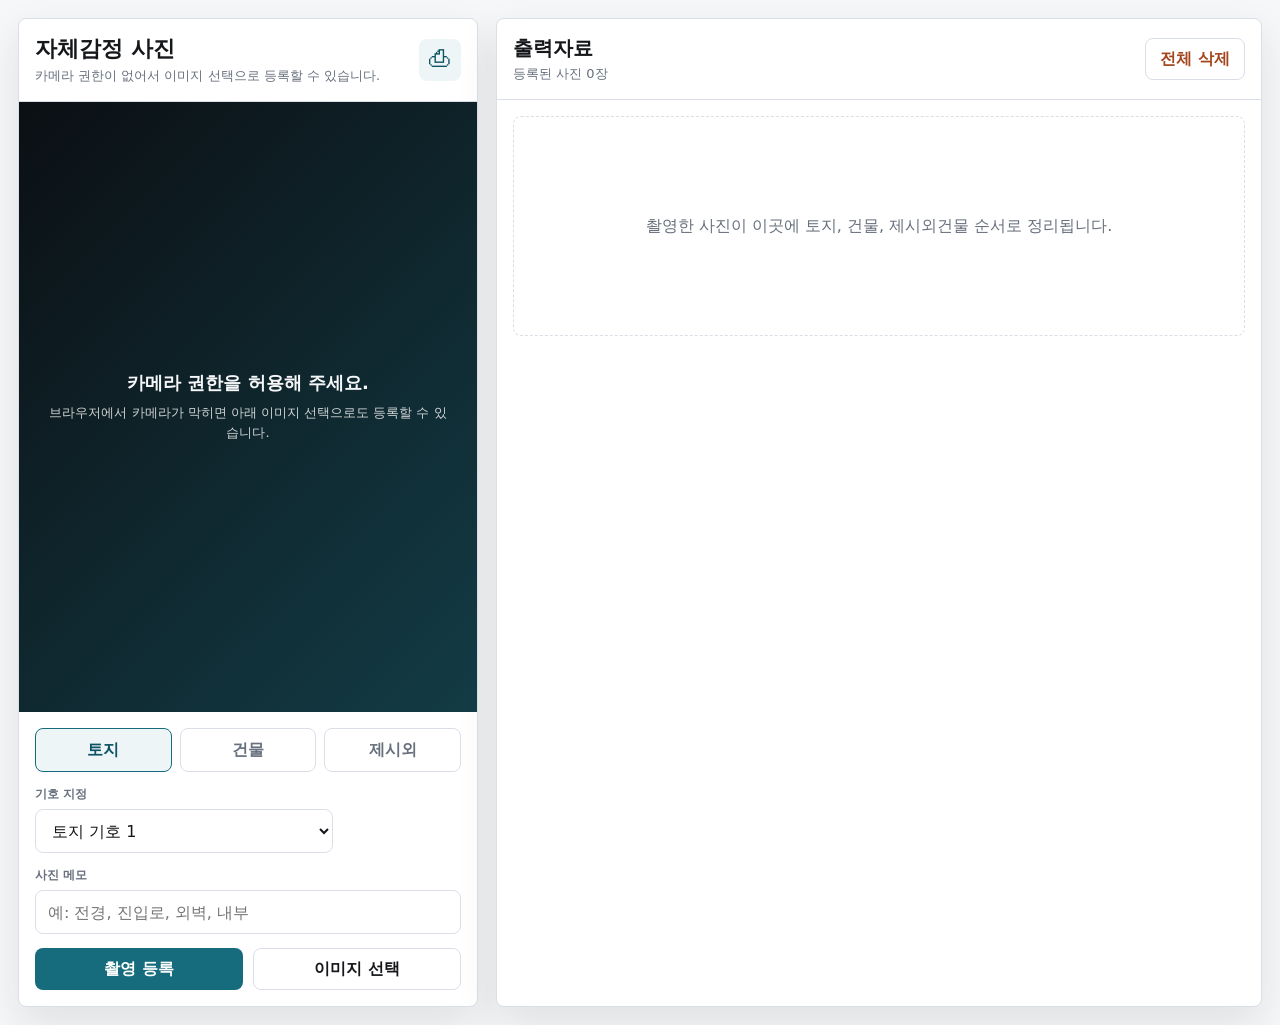
<file: index.html>
<!doctype html>
<html lang="ko">
  <head>
    <meta charset="UTF-8" />
    <meta name="viewport" content="width=device-width, initial-scale=1.0" />
    <title>자체감정 사진 출력자료</title>
    <link rel="stylesheet" href="./styles.css" />
  </head>
  <body>
    <main class="app-shell">
      <section class="camera-pane" aria-label="사진 촬영">
        <header class="topbar">
          <div>
            <h1>자체감정 사진</h1>
            <p id="statusText">카메라를 준비하고 있습니다.</p>
          </div>
          <button class="icon-button" id="printButton" type="button" title="출력자료 인쇄">
            <span aria-hidden="true">⎙</span>
            <span class="sr-only">출력자료 인쇄</span>
          </button>
        </header>

        <div class="camera-frame">
          <video id="cameraVideo" autoplay playsinline muted></video>
          <canvas id="captureCanvas" hidden></canvas>
          <div class="camera-empty" id="cameraEmpty">
            <strong>카메라 권한을 허용해 주세요.</strong>
            <span>브라우저에서 카메라가 막히면 아래 이미지 선택으로도 등록할 수 있습니다.</span>
          </div>
        </div>

        <div class="capture-panel">
          <fieldset class="category-tabs">
            <legend>대상 종류</legend>
            <label>
              <input type="radio" name="category" value="land" checked />
              <span>토지</span>
            </label>
            <label>
              <input type="radio" name="category" value="building" />
              <span>건물</span>
            </label>
            <label>
              <input type="radio" name="category" value="extra" />
              <span>제시외</span>
            </label>
          </fieldset>

          <div class="symbol-row">
            <label class="field">
              <span>기호 지정</span>
              <select id="symbolSelect"></select>
            </label>
            <label class="field building-subfield" id="buildingSubfield">
              <span>건물 세부</span>
              <select id="buildingSubSelect">
                <option value="">없음</option>
              </select>
            </label>
          </div>

          <label class="field memo-field">
            <span>사진 메모</span>
            <input id="memoInput" type="text" placeholder="예: 전경, 진입로, 외벽, 내부" />
          </label>

          <div class="button-row">
            <button class="primary-button" id="captureButton" type="button">촬영 등록</button>
            <label class="secondary-button" for="fileInput">이미지 선택</label>
            <input id="fileInput" type="file" accept="image/*" capture="environment" hidden />
          </div>
        </div>
      </section>

      <section class="output-pane" aria-label="출력자료 미리보기">
        <div class="section-head">
          <div>
            <h2>출력자료</h2>
            <p id="countText">등록된 사진 0장</p>
          </div>
          <button id="clearButton" class="ghost-button" type="button">전체 삭제</button>
        </div>

        <div id="photoList" class="photo-list"></div>
      </section>
    </main>

    <script src="./app.js"></script>
  </body>
</html>
</file>
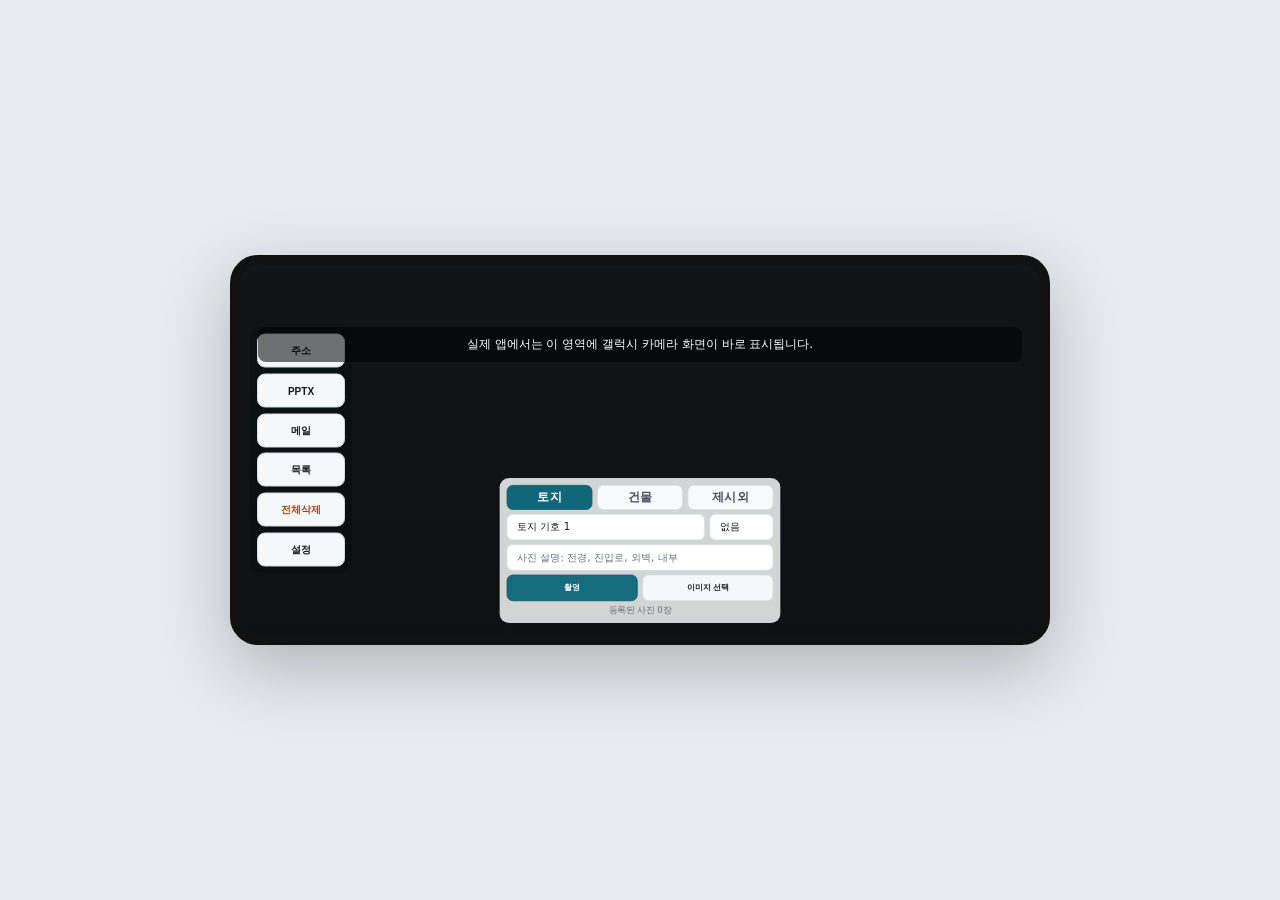
<file: app-preview.html>
<!doctype html>
<html lang="ko">
  <head>
    <meta charset="UTF-8" />
    <meta name="viewport" content="width=device-width, initial-scale=1.0" />
    <title>자체감정 사진 앱 미리보기</title>
    <style>
      * {
        box-sizing: border-box;
      }

      body {
        margin: 0;
        min-height: 100vh;
        display: grid;
        place-items: center;
        background: #e7ebef;
        font-family: "Malgun Gothic", system-ui, sans-serif;
        color: #15171a;
      }

      .phone {
        width: min(390px, 100vw);
        height: min(820px, 100vh);
        position: relative;
        overflow: hidden;
        background:
          linear-gradient(rgba(0, 0, 0, 0.12), rgba(0, 0, 0, 0.28)),
          url("https://images.unsplash.com/photo-1518005020951-eccb494ad742?auto=format&fit=crop&w=900&q=80");
        background-color: #14171a;
        background-size: cover;
        background-position: center;
        border: 10px solid #111;
        border-radius: 28px;
        box-shadow: 0 24px 70px rgba(0, 0, 0, 0.24);
      }

      .topbar {
        position: absolute;
        inset: 10px auto auto 50%;
        display: flex;
        flex-direction: column;
        align-items: center;
        gap: 5px;
        justify-content: center;
        width: auto;
        transform: translateX(-50%);
        padding: 6px 7px;
        background: rgba(9, 14, 18, 0.65);
        color: #fff;
        border-radius: 10px;
      }

      .title {
        display: none;
      }

      .title strong {
        display: block;
        font-size: 18px;
      }

      .title span {
        display: block;
        margin-top: 3px;
        color: #dce2e6;
        font-size: 11px;
      }

      button {
        min-height: 34px;
        border: 0;
        border-radius: 8px;
        padding: 0 8px;
        background: #f5f7f9;
        color: #15171a;
        font-size: 10px;
        font-weight: 800;
        border: 1px solid #d5dce4;
        white-space: nowrap;
      }

      .topbar button {
        min-width: 58px;
      }

      .toolbar-row {
        display: flex;
        align-items: center;
        justify-content: center;
        gap: 6px;
      }

      .panel {
        position: absolute;
        inset: auto auto 12px;
        width: min(360px, calc(100% - 24px));
        left: 50%;
        transform: translateX(-50%) scale(0.78);
        transform-origin: bottom center;
        padding: 8px;
        background: rgba(255, 255, 255, 0.82);
        border: 1px solid rgba(204, 212, 222, 0.7);
        border-radius: 12px;
      }

      .tabs {
        display: grid;
        grid-template-columns: repeat(3, 1fr);
        gap: 6px;
      }

      .tab {
        display: grid;
        place-items: center;
        min-height: 32px;
        border: 1px solid #d9dee7;
        border-radius: 8px;
        color: #47505b;
        font-weight: 800;
        background: #f7f9fb;
      }

      .tab.active {
        border-color: #116779;
        color: #fff;
        background: #116779;
      }

      .row {
        display: grid;
        grid-template-columns: 1fr 82px;
        gap: 6px;
        margin-top: 5px;
      }

      .input {
        min-height: 34px;
        display: flex;
        align-items: center;
        padding: 0 12px;
        border: 1px solid #d9dee7;
        border-radius: 8px;
        background: #fff;
        color: #15171a;
        font-size: 13px;
      }

      .memo {
        margin-top: 5px;
        color: #68707d;
      }

      .actions {
        display: grid;
        grid-template-columns: 1fr 1fr;
        gap: 6px;
        margin-top: 5px;
      }

      .capture {
        background: #166c7d;
        color: #fff;
        border-color: #0d5564;
      }

      .footer {
        text-align: center;
        margin-top: 4px;
        color: #68707d;
        font-size: 11px;
      }

      .hint {
        position: absolute;
        left: 18px;
        right: 18px;
        top: 62px;
        padding: 9px 11px;
        background: rgba(0, 0, 0, 0.55);
        color: #fff;
        font-size: 12px;
        text-align: center;
        border-radius: 8px;
      }

      .danger {
        color: #a3451d;
      }

      @media (orientation: landscape) {
        .phone {
          width: min(820px, 100vw);
          height: min(390px, 100vh);
        }

        .topbar {
          inset: 50% auto auto 10px;
          flex-direction: column;
          transform: translateY(-50%);
        }

        .toolbar-row {
          flex-direction: column;
        }

        .topbar button {
          width: 88px;
        }
      }
    </style>
  </head>
  <body>
    <main class="phone" aria-label="앱 화면 미리보기">
      <div class="topbar">
        <div class="title">
          <strong>자체감정 사진</strong>
          <span>대상과 기호를 고른 뒤 촬영하세요.</span>
        </div>
        <div class="toolbar-row">
          <button>주소</button>
          <button>PPTX</button>
          <button>메일</button>
        </div>
        <div class="toolbar-row">
          <button>목록</button>
          <button class="danger">전체삭제</button>
          <button>설정</button>
        </div>
      </div>

      <div class="hint">실제 앱에서는 이 영역에 갤럭시 카메라 화면이 바로 표시됩니다.</div>

      <section class="panel">
        <div class="tabs">
          <div class="tab active">토지</div>
          <div class="tab">건물</div>
          <div class="tab">제시외</div>
        </div>

        <div class="row">
          <div class="input">토지 기호 1</div>
          <div class="input">없음</div>
        </div>

        <div class="input memo">사진 설명: 전경, 진입로, 외벽, 내부</div>

        <div class="actions">
          <button class="capture">촬영</button>
          <button>이미지 선택</button>
        </div>

        <div class="footer">
          등록된 사진 0장
        </div>
      </section>
    </main>
  </body>
</html>
</file>
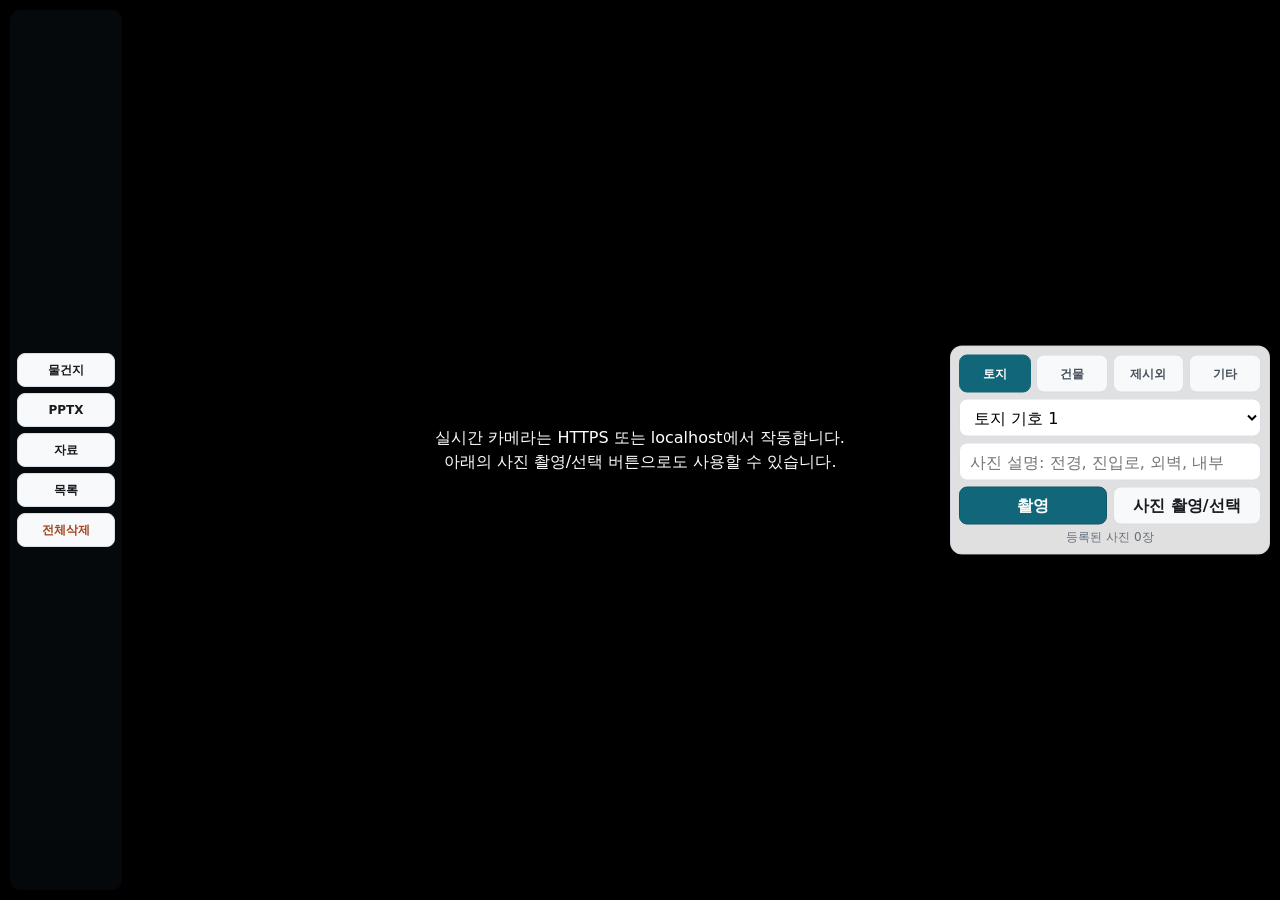
<file: app-web.html>
<!doctype html>
<html lang="ko">
<head>
  <meta charset="utf-8">
  <meta name="viewport" content="width=device-width, initial-scale=1, viewport-fit=cover">
  <title>자체감정 카메라 Web</title>
  <style>
    :root {
      --ink: #171a1f;
      --muted: #65707d;
      --line: #d8dee6;
      --panel: rgba(255, 255, 255, .88);
      --accent: #116779;
      --danger: #a3451d;
      --bg: #05070a;
    }

    * { box-sizing: border-box; }
    html, body { height: 100%; }
    body {
      margin: 0;
      color: var(--ink);
      font-family: system-ui, -apple-system, BlinkMacSystemFont, "Segoe UI", sans-serif;
      background: var(--bg);
      overflow: hidden;
    }

    button, input, select { font: inherit; }
    button {
      border: 1px solid var(--line);
      border-radius: 8px;
      background: #f7f9fb;
      color: var(--ink);
      font-weight: 700;
      min-height: 38px;
      padding: 0 10px;
    }
    button.primary {
      background: var(--accent);
      border-color: #0d5564;
      color: #fff;
    }
    button.danger { color: var(--danger); }
    input, select {
      border: 1px solid var(--line);
      border-radius: 8px;
      height: 38px;
      padding: 0 10px;
      background: #fff;
      min-width: 0;
    }

    .app {
      position: fixed;
      inset: 0;
      background: #000;
    }
    video, .fallback {
      position: absolute;
      inset: 0;
      width: 100%;
      height: 100%;
      object-fit: contain;
      background: #000;
    }
    .fallback {
      display: grid;
      place-items: center;
      color: #fff;
      text-align: center;
      padding: 24px;
      line-height: 1.5;
    }
    canvas { display: none; }

    .topbar {
      position: absolute;
      z-index: 5;
      top: max(10px, env(safe-area-inset-top));
      left: max(10px, env(safe-area-inset-left));
      right: max(10px, env(safe-area-inset-right));
      display: flex;
      flex-wrap: wrap;
      justify-content: center;
      gap: 6px;
      padding: 7px;
      border-radius: 10px;
      background: rgba(9, 14, 18, .68);
    }
    .topbar button { min-width: 58px; min-height: 34px; font-size: 12px; padding: 0 8px; }

    .guide {
      position: absolute;
      z-index: 4;
      left: 10px;
      right: 10px;
      bottom: max(10px, env(safe-area-inset-bottom));
      margin: 0 auto;
      max-width: 520px;
      padding: 8px;
      border: 1px solid rgba(204, 212, 222, .75);
      border-radius: 12px;
      background: var(--panel);
      transform-origin: bottom center;
    }
    .tabs {
      display: grid;
      grid-template-columns: repeat(4, 1fr);
      gap: 5px;
    }
    .tab {
      height: 34px;
      font-size: 12px;
      padding: 0 4px;
      color: #47505b;
    }
    .tab.active {
      background: var(--accent);
      border-color: var(--accent);
      color: #fff;
    }
    .row { display: flex; gap: 6px; margin-top: 6px; }
    .row > * { flex: 1 1 0; }
    #buildingSub { flex: 0 0 86px; display: none; }
    #customInput { display: none; }
    .count {
      margin-top: 4px;
      color: var(--muted);
      text-align: center;
      font-size: 12px;
    }

    .drawer {
      position: fixed;
      z-index: 10;
      inset: auto 0 0 0;
      max-height: 78vh;
      overflow: auto;
      padding: 14px;
      border-radius: 16px 16px 0 0;
      background: #f6f7f9;
      transform: translateY(105%);
      transition: transform .2s ease;
      box-shadow: 0 -18px 45px rgba(0, 0, 0, .25);
    }
    .drawer.open { transform: translateY(0); }
    .drawer-head {
      display: flex;
      align-items: center;
      justify-content: space-between;
      gap: 12px;
      margin-bottom: 10px;
    }
    .drawer h2 { margin: 0; font-size: 18px; }
    .cards { display: grid; gap: 10px; }
    .card {
      background: #fff;
      border: 1px solid #e4e8ef;
      border-radius: 8px;
      padding: 10px;
    }
    .card img {
      width: 100%;
      aspect-ratio: 4 / 3;
      object-fit: cover;
      background: #eee;
      display: block;
    }
    .card-title { margin-top: 8px; font-weight: 800; }
    .card-meta { margin-top: 2px; color: var(--muted); font-size: 13px; }
    .card button { width: 100%; margin-top: 8px; }

    .sheet {
      position: fixed;
      z-index: 20;
      inset: 0;
      overflow: auto;
      background: #f3f4f6;
      padding: 18px;
      transform: translateX(105%);
      transition: transform .22s ease;
    }
    .sheet.open { transform: translateX(0); }
    .sheet-actions {
      position: sticky;
      top: 0;
      z-index: 2;
      display: flex;
      justify-content: flex-end;
      gap: 8px;
      padding-bottom: 12px;
      background: #f3f4f6;
    }
    .page {
      width: min(100%, 794px);
      min-height: 1123px;
      margin: 0 auto 18px;
      padding: 42px 54px 36px;
      background: #fff;
      box-shadow: 0 8px 28px rgba(0, 0, 0, .12);
      position: relative;
    }
    .doc-head { font-size: 15px; margin-bottom: 22px; }
    .doc-title { text-align: center; font-size: 26px; font-weight: 800; letter-spacing: 8px; margin-bottom: 28px; }
    .photo-slot { margin-bottom: 44px; }
    .photo-box {
      position: relative;
      width: 100%;
      height: 365px;
      border: 1px solid #333;
      overflow: hidden;
      background: #f1f1f1;
    }
    .photo-box img { width: 100%; height: 100%; object-fit: cover; display: block; }
    .stamp {
      position: absolute;
      right: 10px;
      bottom: 10px;
      padding: 5px 8px;
      color: #fff;
      background: rgba(0, 0, 0, .68);
      font-size: 13px;
      font-weight: 700;
    }
    .caption { margin-top: 8px; text-align: center; font-size: 16px; }
    .page-no { position: absolute; right: 54px; bottom: 24px; font-size: 14px; }

    @media (orientation: landscape) {
      .topbar {
        right: auto;
        bottom: max(10px, env(safe-area-inset-bottom));
        width: 112px;
        flex-direction: column;
        align-content: stretch;
      }
      .topbar button { width: 100%; }
      .guide {
        left: auto;
        right: max(10px, env(safe-area-inset-right));
        top: 50%;
        bottom: auto;
        width: min(32vw, 320px);
        transform: translateY(-50%);
      }
    }

    @media print {
      body { overflow: visible; background: #fff; }
      .app, .drawer, .sheet-actions { display: none !important; }
      .sheet { position: static; transform: none; padding: 0; background: #fff; overflow: visible; }
      .page { width: 210mm; min-height: 297mm; margin: 0; box-shadow: none; page-break-after: always; }
    }
  </style>
</head>
<body>
  <main class="app">
    <video id="video" playsinline autoplay muted></video>
    <div id="fallback" class="fallback" hidden>
      <div>
        실시간 카메라는 HTTPS 또는 localhost에서 작동합니다.<br>
        아래의 사진 촬영/선택 버튼으로도 사용할 수 있습니다.
      </div>
    </div>
    <canvas id="captureCanvas"></canvas>
    <input id="fileInput" type="file" accept="image/*" capture="environment" hidden>

    <nav class="topbar">
      <button id="addressBtn">물건지</button>
      <button id="pptxBtn">PPTX</button>
      <button id="previewBtn">자료</button>
      <button id="listBtn">목록</button>
      <button id="clearBtn" class="danger">전체삭제</button>
    </nav>

    <section class="guide" id="guide">
      <div class="tabs">
        <button class="tab active" data-category="land">토지</button>
        <button class="tab" data-category="building">건물</button>
        <button class="tab" data-category="extra">제시외</button>
        <button class="tab" data-category="custom">기타</button>
      </div>
      <div class="row">
        <select id="symbolSelect"></select>
        <select id="buildingSub"></select>
        <input id="customInput" type="text" placeholder="기타사항 입력">
      </div>
      <div class="row">
        <input id="memoInput" type="text" placeholder="사진 설명: 전경, 진입로, 외벽, 내부">
      </div>
      <div class="row">
        <button id="captureBtn" class="primary">촬영</button>
        <button id="pickBtn">사진 촬영/선택</button>
      </div>
      <div id="count" class="count">등록된 사진 0장</div>
    </section>
  </main>

  <aside id="drawer" class="drawer">
    <div class="drawer-head">
      <h2>등록된 사진</h2>
      <button id="closeListBtn">닫기</button>
    </div>
    <div id="cards" class="cards"></div>
  </aside>

  <section id="sheet" class="sheet">
    <div class="sheet-actions">
      <button id="printBtn">인쇄/PDF</button>
      <button id="closeSheetBtn">닫기</button>
    </div>
    <div id="pages"></div>
  </section>

  <script>
    const CATEGORIES = {
      land: { label: "토지", symbols: Array.from({ length: 99 }, (_, i) => String(i + 1)) },
      building: { label: "건물", symbols: ["가", "나", "다", "라", "마", "바", "사", "아", "자", "차", "카", "타", "파", "하"] },
      extra: { label: "제시외건물", symbols: ["ㄱ", "ㄴ", "ㄷ", "ㄹ", "ㅁ", "ㅂ", "ㅅ", "ㅇ", "ㅈ", "ㅊ", "ㅋ", "ㅌ", "ㅍ", "ㅎ"] },
      custom: { label: "기타", symbols: [] }
    };
    const ORDER = ["land", "building", "extra", "custom"];
    const BUILDING_SUBS = ["없음", "-1", "-2", "-3", "-4", "-5", "-6", "-7", "-8", "-9"];
    const PPTX_MIME = "application/vnd.openxmlformats-officedocument.presentationml.presentation";

    const state = {
      address: localStorage.getItem("appraisal.web.address") || "",
      category: localStorage.getItem("appraisal.web.category") || "land",
      symbol: localStorage.getItem("appraisal.web.symbol") || "",
      buildingSub: localStorage.getItem("appraisal.web.buildingSub") || "",
      custom: localStorage.getItem("appraisal.web.custom") || "",
      memo: "",
      photos: []
    };

    const $ = (id) => document.getElementById(id);
    const video = $("video");
    const canvas = $("captureCanvas");
    const symbolSelect = $("symbolSelect");
    const buildingSub = $("buildingSub");
    const customInput = $("customInput");
    const memoInput = $("memoInput");

    let db;
    openDb().then(async database => {
      db = database;
      state.photos = await readAllPhotos();
      bindEvents();
      renderControls();
      renderCount();
      startCamera();
    });

    function bindEvents() {
      document.querySelectorAll(".tab").forEach(button => {
        button.addEventListener("click", () => {
          state.category = button.dataset.category;
          state.symbol = "";
          state.buildingSub = "";
          saveControlState();
          renderControls();
        });
      });
      symbolSelect.addEventListener("change", () => {
        state.symbol = symbolSelect.value;
        saveControlState();
      });
      buildingSub.addEventListener("change", () => {
        state.buildingSub = buildingSub.value === "없음" ? "" : buildingSub.value;
        saveControlState();
      });
      customInput.addEventListener("input", () => {
        state.custom = customInput.value.trim();
        state.symbol = state.custom;
        localStorage.setItem("appraisal.web.custom", state.custom);
        saveControlState();
      });
      memoInput.addEventListener("input", () => state.memo = memoInput.value.trim());
      $("captureBtn").addEventListener("click", captureFromVideo);
      $("pickBtn").addEventListener("click", () => $("fileInput").click());
      $("fileInput").addEventListener("change", handlePickedFile);
      $("addressBtn").addEventListener("click", editAddress);
      $("listBtn").addEventListener("click", openList);
      $("closeListBtn").addEventListener("click", () => $("drawer").classList.remove("open"));
      $("previewBtn").addEventListener("click", openSheet);
      $("closeSheetBtn").addEventListener("click", () => $("sheet").classList.remove("open"));
      $("printBtn").addEventListener("click", () => window.print());
      $("pptxBtn").addEventListener("click", exportPptx);
      $("clearBtn").addEventListener("click", clearAll);
    }

    async function startCamera() {
      if (!navigator.mediaDevices || !navigator.mediaDevices.getUserMedia) {
        $("fallback").hidden = false;
        return;
      }
      try {
        const stream = await navigator.mediaDevices.getUserMedia({
          video: { facingMode: { ideal: "environment" }, width: { ideal: 1920 }, height: { ideal: 1080 } },
          audio: false
        });
        video.srcObject = stream;
        $("fallback").hidden = true;
      } catch {
        $("fallback").hidden = false;
      }
    }

    function renderControls() {
      document.querySelectorAll(".tab").forEach(button => {
        button.classList.toggle("active", button.dataset.category === state.category);
      });

      const custom = state.category === "custom";
      symbolSelect.style.display = custom ? "none" : "";
      buildingSub.style.display = state.category === "building" ? "" : "none";
      customInput.style.display = custom ? "" : "none";
      customInput.value = state.custom;

      if (!custom) {
        const symbols = CATEGORIES[state.category].symbols;
        symbolSelect.innerHTML = symbols.map(symbol => `<option value="${escapeHtml(symbol)}">${CATEGORIES[state.category].label} 기호 ${escapeHtml(symbol)}</option>`).join("");
        const next = nextSymbol(state.category);
        symbolSelect.value = state.symbol || next.base;
        state.symbol = symbolSelect.value;
      }

      buildingSub.innerHTML = BUILDING_SUBS.map(value => `<option value="${escapeHtml(value)}">${escapeHtml(value)}</option>`).join("");
      buildingSub.value = state.buildingSub || "없음";
      saveControlState();
    }

    function selectedSymbol() {
      if (state.category === "custom") {
        const value = customInput.value.trim();
        return value || "기타사항";
      }
      const base = symbolSelect.value;
      if (state.category !== "building") return base;
      const sub = buildingSub.value === "없음" ? "" : buildingSub.value;
      return base + sub;
    }

    async function captureFromVideo() {
      if (!video.videoWidth || !video.videoHeight) {
        $("fileInput").click();
        return;
      }
      const blob = await imageBlobFromVideo();
      await addPhoto(blob);
    }

    async function handlePickedFile(event) {
      const file = event.target.files && event.target.files[0];
      event.target.value = "";
      if (!file) return;
      const blob = await normalizeImageBlob(file);
      await addPhoto(blob);
    }

    async function addPhoto(blob) {
      const createdAt = Date.now();
      const symbol = selectedSymbol();
      const photo = {
        id: `${createdAt}-${Math.round(Math.random() * 100000)}`,
        category: state.category,
        symbol,
        memo: state.memo,
        createdAt,
        image: await blobToDataUrl(blob)
      };
      await putPhoto(photo);
      state.photos.push(photo);
      memoInput.value = "";
      state.memo = "";
      if (state.category !== "custom") {
        state.symbol = "";
      } else {
        state.custom = customInput.value.trim();
        state.symbol = state.custom;
      }
      saveControlState();
      renderControls();
      renderCount();
    }

    async function imageBlobFromVideo() {
      canvas.width = video.videoWidth;
      canvas.height = video.videoHeight;
      const ctx = canvas.getContext("2d");
      ctx.drawImage(video, 0, 0);
      drawStamp(ctx, canvas.width, canvas.height, stampText(Date.now()));
      return new Promise(resolve => canvas.toBlob(resolve, "image/jpeg", .9));
    }

    async function normalizeImageBlob(file) {
      const img = await loadImage(URL.createObjectURL(file));
      const maxSide = 1800;
      const scale = Math.min(1, maxSide / Math.max(img.naturalWidth, img.naturalHeight));
      canvas.width = Math.round(img.naturalWidth * scale);
      canvas.height = Math.round(img.naturalHeight * scale);
      const ctx = canvas.getContext("2d");
      ctx.drawImage(img, 0, 0, canvas.width, canvas.height);
      drawStamp(ctx, canvas.width, canvas.height, stampText(Date.now()));
      return new Promise(resolve => canvas.toBlob(resolve, "image/jpeg", .88));
    }

    function drawStamp(ctx, width, height, text) {
      const size = Math.max(26, width * .026);
      ctx.font = `700 ${size}px system-ui, sans-serif`;
      const metrics = ctx.measureText(text);
      const padX = size * .55;
      const padY = size * .35;
      const boxW = metrics.width + padX * 2;
      const boxH = size + padY * 2;
      const left = width - boxW - size * .55;
      const top = height - boxH - size * .55;
      ctx.fillStyle = "rgba(0,0,0,.68)";
      ctx.fillRect(left, top, boxW, boxH);
      ctx.fillStyle = "#fff";
      ctx.fillText(text, left + padX, top + padY + size * .78);
    }

    function sortedPhotos() {
      return [...state.photos].sort((a, b) => {
        const c = ORDER.indexOf(a.category) - ORDER.indexOf(b.category);
        if (c) return c;
        const s = symbolRank(a) - symbolRank(b);
        if (s) return s;
        return a.createdAt - b.createdAt;
      });
    }

    function symbolRank(photo) {
      if (photo.category === "land") return Number.parseInt(photo.symbol, 10) || 9999;
      if (photo.category === "building") {
        const [base, sub] = photo.symbol.split("-");
        const baseRank = CATEGORIES.building.symbols.indexOf(base);
        return (baseRank < 0 ? 99 : baseRank) * 100 + (sub ? Number.parseInt(sub, 10) || 99 : 0);
      }
      if (photo.category === "extra") return CATEGORIES.extra.symbols.indexOf(photo.symbol);
      return 0;
    }

    function nextSymbol(category) {
      const used = new Set(state.photos.filter(photo => photo.category === category).map(photo => photo.symbol));
      if (category === "building") {
        for (const symbol of CATEGORIES.building.symbols) {
          if (!used.has(symbol)) return { base: symbol, sub: "" };
        }
        return { base: "하", sub: "-1" };
      }
      for (const symbol of CATEGORIES[category].symbols) {
        if (!used.has(symbol)) return { base: symbol, sub: "" };
      }
      const fallback = CATEGORIES[category].symbols.at(-1) || "";
      return { base: fallback, sub: "" };
    }

    function openList() {
      const cards = $("cards");
      const photos = sortedPhotos();
      cards.innerHTML = photos.length ? photos.map(photo => `
        <article class="card">
          <img src="${photo.image}" alt="">
          <div class="card-title">${escapeHtml(photoTitle(photo))}</div>
          <div class="card-meta">${escapeHtml(photo.memo || formatDate(photo.createdAt))}</div>
          <button class="danger" data-delete="${photo.id}">삭제</button>
        </article>
      `).join("") : `<div class="card">등록된 사진이 없습니다.</div>`;
      cards.querySelectorAll("[data-delete]").forEach(button => {
        button.addEventListener("click", async () => {
          await deletePhoto(button.dataset.delete);
          state.photos = state.photos.filter(photo => photo.id !== button.dataset.delete);
          renderCount();
          openList();
        });
      });
      $("drawer").classList.add("open");
    }

    function openSheet() {
      renderPages();
      $("sheet").classList.add("open");
    }

    function renderPages() {
      const photos = sortedPhotos();
      const pages = [];
      for (let i = 0; i < photos.length; i += 2) pages.push(photos.slice(i, i + 2));
      $("pages").innerHTML = pages.length ? pages.map((items, index) => `
        <section class="page">
          <div class="doc-head">${escapeHtml(documentHeader())}</div>
          <div class="doc-title">사 진 용 지</div>
          ${items.map(photo => `
            <div class="photo-slot">
              <div class="photo-box">
                <img src="${photo.image}" alt="">
                <div class="stamp">${escapeHtml(stampText(photo.createdAt))}</div>
              </div>
              <div class="caption">${escapeHtml(photo.memo || photoTitle(photo))}</div>
            </div>
          `).join("")}
          <div class="page-no">Page : ${index + 1}</div>
        </section>
      `).join("") : `<section class="page"><div class="doc-title">사 진 용 지</div><p>등록된 사진이 없습니다.</p></section>`;
    }

    async function exportPptx() {
      if (!state.photos.length) {
        alert("저장할 사진이 없습니다.");
        return;
      }
      const blob = await createPptx(sortedPhotos(), documentHeader());
      const a = document.createElement("a");
      a.href = URL.createObjectURL(blob);
      a.download = `${safeFileName(documentHeader())}_사진자료.pptx`;
      a.click();
      URL.revokeObjectURL(a.href);
    }

    function editAddress() {
      const value = prompt("물건지 주소", state.address);
      if (value == null) return;
      state.address = value.trim();
      localStorage.setItem("appraisal.web.address", state.address);
    }

    async function clearAll() {
      if (!state.photos.length) return;
      if (!confirm("등록된 사진을 모두 삭제할까요?")) return;
      await clearPhotos();
      state.photos = [];
      renderCount();
      renderControls();
      $("drawer").classList.remove("open");
    }

    function renderCount() {
      $("count").textContent = `등록된 사진 ${state.photos.length}장`;
    }

    function saveControlState() {
      localStorage.setItem("appraisal.web.category", state.category);
      localStorage.setItem("appraisal.web.symbol", state.symbol || "");
      localStorage.setItem("appraisal.web.buildingSub", state.buildingSub || "");
    }

    function documentHeader() {
      return state.address || "자체감정 사진";
    }

    function photoTitle(photo) {
      if (photo.category === "custom") return `기타사항: ${photo.symbol}`;
      return `${CATEGORIES[photo.category]?.label || "기타"} 기호 ${photo.symbol}`;
    }

    function stampText(time) {
      return `촬영: ${formatDate(time)}`;
    }

    function formatDate(time) {
      const d = new Date(time);
      const pad = n => String(n).padStart(2, "0");
      return `${d.getFullYear()}.${pad(d.getMonth() + 1)}.${pad(d.getDate())} ${pad(d.getHours())}:${pad(d.getMinutes())}`;
    }

    function safeFileName(value) {
      return value.replace(/[\\/:*?"<>|\r\n]+/g, "_").trim() || "사진자료";
    }

    function escapeHtml(value) {
      return String(value).replace(/[&<>"']/g, ch => ({ "&": "&amp;", "<": "&lt;", ">": "&gt;", '"': "&quot;", "'": "&#39;" }[ch]));
    }

    function blobToDataUrl(blob) {
      return new Promise(resolve => {
        const reader = new FileReader();
        reader.onload = () => resolve(reader.result);
        reader.readAsDataURL(blob);
      });
    }

    function loadImage(src) {
      return new Promise((resolve, reject) => {
        const img = new Image();
        img.onload = () => resolve(img);
        img.onerror = reject;
        img.src = src;
      });
    }

    function openDb() {
      return new Promise((resolve, reject) => {
        const request = indexedDB.open("appraisal-camera-web", 1);
        request.onupgradeneeded = () => request.result.createObjectStore("photos", { keyPath: "id" });
        request.onsuccess = () => resolve(request.result);
        request.onerror = () => reject(request.error);
      });
    }

    function txStore(mode) {
      return db.transaction("photos", mode).objectStore("photos");
    }

    function readAllPhotos() {
      return new Promise(resolve => {
        const request = txStore("readonly").getAll();
        request.onsuccess = () => resolve(request.result || []);
        request.onerror = () => resolve([]);
      });
    }

    function putPhoto(photo) {
      return new Promise(resolve => {
        const request = txStore("readwrite").put(photo);
        request.onsuccess = request.onerror = () => resolve();
      });
    }

    function deletePhoto(id) {
      return new Promise(resolve => {
        const request = txStore("readwrite").delete(id);
        request.onsuccess = request.onerror = () => resolve();
      });
    }

    function clearPhotos() {
      return new Promise(resolve => {
        const request = txStore("readwrite").clear();
        request.onsuccess = request.onerror = () => resolve();
      });
    }

    async function createPptx(photos, headerText) {
      const files = [];
      const slideCount = Math.ceil(photos.length / 2);
      addText(files, "[Content_Types].xml", contentTypesXml(slideCount, photos.length));
      addText(files, "_rels/.rels", packageRelsXml());
      addText(files, "docProps/core.xml", coreXml());
      addText(files, "docProps/app.xml", appXml(slideCount));
      addText(files, "ppt/presentation.xml", presentationXml(slideCount));
      addText(files, "ppt/_rels/presentation.xml.rels", presentationRelsXml(slideCount));
      addText(files, "ppt/slideMasters/slideMaster1.xml", slideMasterXml());
      addText(files, "ppt/slideMasters/_rels/slideMaster1.xml.rels", slideMasterRelsXml());
      addText(files, "ppt/slideLayouts/slideLayout1.xml", slideLayoutXml());
      addText(files, "ppt/slideLayouts/_rels/slideLayout1.xml.rels", slideLayoutRelsXml());
      addText(files, "ppt/theme/theme1.xml", themeXml());

      for (let i = 0; i < slideCount; i++) {
        const slidePhotos = photos.slice(i * 2, i * 2 + 2);
        addText(files, `ppt/slides/slide${i + 1}.xml`, slideXml(slidePhotos, i + 1, headerText, i * 2));
        addText(files, `ppt/slides/_rels/slide${i + 1}.xml.rels`, slideRelsXml(slidePhotos, i * 2));
      }
      for (let i = 0; i < photos.length; i++) {
        addBytes(files, `ppt/media/image${i + 1}.jpg`, dataUrlToBytes(photos[i].image));
      }
      return new Blob([zipStore(files)], { type: PPTX_MIME });
    }

    function addText(files, name, text) {
      addBytes(files, name, new TextEncoder().encode(text));
    }
    function addBytes(files, name, bytes) {
      files.push({ name, bytes });
    }

    function contentTypesXml(slides, images) {
      let xml = `<?xml version="1.0" encoding="UTF-8"?><Types xmlns="http://schemas.openxmlformats.org/package/2006/content-types"><Default Extension="rels" ContentType="application/vnd.openxmlformats-package.relationships+xml"/><Default Extension="xml" ContentType="application/xml"/><Default Extension="jpg" ContentType="image/jpeg"/><Override PartName="/ppt/presentation.xml" ContentType="application/vnd.openxmlformats-officedocument.presentationml.presentation.main+xml"/><Override PartName="/ppt/slideMasters/slideMaster1.xml" ContentType="application/vnd.openxmlformats-officedocument.presentationml.slideMaster+xml"/><Override PartName="/ppt/slideLayouts/slideLayout1.xml" ContentType="application/vnd.openxmlformats-officedocument.presentationml.slideLayout+xml"/><Override PartName="/ppt/theme/theme1.xml" ContentType="application/vnd.openxmlformats-officedocument.theme+xml"/><Override PartName="/docProps/core.xml" ContentType="application/vnd.openxmlformats-package.core-properties+xml"/><Override PartName="/docProps/app.xml" ContentType="application/vnd.openxmlformats-officedocument.extended-properties+xml"/>`;
      for (let i = 1; i <= slides; i++) xml += `<Override PartName="/ppt/slides/slide${i}.xml" ContentType="application/vnd.openxmlformats-officedocument.presentationml.slide+xml"/>`;
      return xml + `</Types>`;
    }
    function packageRelsXml() {
      return `<?xml version="1.0" encoding="UTF-8"?><Relationships xmlns="http://schemas.openxmlformats.org/package/2006/relationships"><Relationship Id="rId1" Type="http://schemas.openxmlformats.org/officeDocument/2006/relationships/officeDocument" Target="ppt/presentation.xml"/><Relationship Id="rId2" Type="http://schemas.openxmlformats.org/package/2006/relationships/metadata/core-properties" Target="docProps/core.xml"/><Relationship Id="rId3" Type="http://schemas.openxmlformats.org/officeDocument/2006/relationships/extended-properties" Target="docProps/app.xml"/></Relationships>`;
    }
    function presentationXml(slides) {
      let ids = "";
      for (let i = 1; i <= slides; i++) ids += `<p:sldId id="${255 + i}" r:id="rId${i}"/>`;
      return `<?xml version="1.0" encoding="UTF-8"?><p:presentation xmlns:a="http://schemas.openxmlformats.org/drawingml/2006/main" xmlns:r="http://schemas.openxmlformats.org/officeDocument/2006/relationships" xmlns:p="http://schemas.openxmlformats.org/presentationml/2006/main"><p:sldMasterIdLst><p:sldMasterId id="2147483648" r:id="rId${slides + 1}"/></p:sldMasterIdLst><p:sldIdLst>${ids}</p:sldIdLst><p:sldSz cx="9144000" cy="12801600" type="A4"/><p:notesSz cx="6858000" cy="9144000"/></p:presentation>`;
    }
    function presentationRelsXml(slides) {
      let rels = "";
      for (let i = 1; i <= slides; i++) rels += `<Relationship Id="rId${i}" Type="http://schemas.openxmlformats.org/officeDocument/2006/relationships/slide" Target="slides/slide${i}.xml"/>`;
      rels += `<Relationship Id="rId${slides + 1}" Type="http://schemas.openxmlformats.org/officeDocument/2006/relationships/slideMaster" Target="slideMasters/slideMaster1.xml"/><Relationship Id="rId${slides + 2}" Type="http://schemas.openxmlformats.org/officeDocument/2006/relationships/theme" Target="theme/theme1.xml"/>`;
      return `<?xml version="1.0" encoding="UTF-8"?><Relationships xmlns="http://schemas.openxmlformats.org/package/2006/relationships">${rels}</Relationships>`;
    }
    function slideXml(items, page, headerText, imageOffset) {
      const emu = mm => Math.round(mm * 36000);
      let xml = `<?xml version="1.0" encoding="UTF-8"?><p:sld xmlns:a="http://schemas.openxmlformats.org/drawingml/2006/main" xmlns:r="http://schemas.openxmlformats.org/officeDocument/2006/relationships" xmlns:p="http://schemas.openxmlformats.org/presentationml/2006/main"><p:cSld><p:spTree><p:nvGrpSpPr><p:cNvPr id="1" name=""/><p:cNvGrpSpPr/><p:nvPr/></p:nvGrpSpPr><p:grpSpPr><a:xfrm><a:off x="0" y="0"/><a:ext cx="0" cy="0"/><a:chOff x="0" y="0"/><a:chExt cx="0" cy="0"/></a:xfrm></p:grpSpPr>`;
      xml += textShape(2, headerText, emu(30), emu(20), emu(150), emu(11), 1100, false);
      xml += textShape(3, "사 진 용 지", emu(0), emu(40), emu(254), emu(16), 1800, true, "ctr");
      items.forEach((photo, i) => {
        const y = i === 0 ? emu(66) : emu(171);
        xml += pictureShape(10 + i, `rId${i + 1}`, emu(29), y, emu(196), emu(88));
        xml += textShape(20 + i, stampText(photo.createdAt), emu(145), y + emu(78), emu(75), emu(8), 800, false, "r", "FFFFFF", "000000");
        xml += textShape(30 + i, photo.memo || photoTitle(photo), emu(29), y + emu(91), emu(196), emu(11), 1100, false, "ctr");
      });
      xml += textShape(99, `Page : ${page}`, emu(190), emu(282), emu(38), emu(8), 900, false, "r");
      return xml + `</p:spTree></p:cSld><p:clrMapOvr><a:masterClrMapping/></p:clrMapOvr></p:sld>`;
    }
    function slideRelsXml(items, imageOffset) {
      let rels = `<Relationship Id="rId99" Type="http://schemas.openxmlformats.org/officeDocument/2006/relationships/slideLayout" Target="../slideLayouts/slideLayout1.xml"/>`;
      items.forEach((_, i) => rels += `<Relationship Id="rId${i + 1}" Type="http://schemas.openxmlformats.org/officeDocument/2006/relationships/image" Target="../media/image${imageOffset + i + 1}.jpg"/>`);
      return `<?xml version="1.0" encoding="UTF-8"?><Relationships xmlns="http://schemas.openxmlformats.org/package/2006/relationships">${rels}</Relationships>`;
    }
    function textShape(id, text, x, y, w, h, size, bold, align = "l", color = "000000", fill = null) {
      const fillXml = fill ? `<a:solidFill><a:srgbClr val="${fill}"><a:alpha val="68000"/></a:srgbClr></a:solidFill>` : "";
      const shapeXml = `<p:spPr><a:xfrm><a:off x="${x}" y="${y}"/><a:ext cx="${w}" cy="${h}"/></a:xfrm><a:prstGeom prst="rect"><a:avLst/></a:prstGeom>${fillXml}</p:spPr>`;
      return `<p:sp><p:nvSpPr><p:cNvPr id="${id}" name="Text ${id}"/><p:cNvSpPr/><p:nvPr/></p:nvSpPr>${shapeXml}<p:txBody><a:bodyPr/><a:lstStyle/><a:p><a:pPr algn="${align}"/><a:r><a:rPr lang="ko-KR" sz="${size}"${bold ? ' b="1"' : ""}><a:solidFill><a:srgbClr val="${color}"/></a:solidFill></a:rPr><a:t>${escapeXml(text)}</a:t></a:r></a:p></p:txBody></p:sp>`;
    }
    function pictureShape(id, relId, x, y, w, h) {
      return `<p:pic><p:nvPicPr><p:cNvPr id="${id}" name="Photo ${id}"/><p:cNvPicPr><a:picLocks noChangeAspect="1"/></p:cNvPicPr><p:nvPr/></p:nvPicPr><p:blipFill><a:blip r:embed="${relId}"/><a:stretch><a:fillRect/></a:stretch></p:blipFill><p:spPr><a:xfrm><a:off x="${x}" y="${y}"/><a:ext cx="${w}" cy="${h}"/></a:xfrm><a:prstGeom prst="rect"><a:avLst/></a:prstGeom><a:ln><a:solidFill><a:srgbClr val="333333"/></a:solidFill></a:ln></p:spPr></p:pic>`;
    }
    function slideMasterXml() {
      return `<?xml version="1.0" encoding="UTF-8"?><p:sldMaster xmlns:a="http://schemas.openxmlformats.org/drawingml/2006/main" xmlns:r="http://schemas.openxmlformats.org/officeDocument/2006/relationships" xmlns:p="http://schemas.openxmlformats.org/presentationml/2006/main"><p:cSld><p:spTree><p:nvGrpSpPr><p:cNvPr id="1" name=""/><p:cNvGrpSpPr/><p:nvPr/></p:nvGrpSpPr><p:grpSpPr><a:xfrm><a:off x="0" y="0"/><a:ext cx="0" cy="0"/><a:chOff x="0" y="0"/><a:chExt cx="0" cy="0"/></a:xfrm></p:grpSpPr></p:spTree></p:cSld><p:clrMap bg1="lt1" tx1="dk1" bg2="lt2" tx2="dk2" accent1="accent1" accent2="accent2" accent3="accent3" accent4="accent4" accent5="accent5" accent6="accent6" hlink="hlink" folHlink="folHLink"/><p:sldLayoutIdLst><p:sldLayoutId id="2147483649" r:id="rId1"/></p:sldLayoutIdLst><p:txStyles><p:titleStyle/><p:bodyStyle/><p:otherStyle/></p:txStyles></p:sldMaster>`;
    }
    function slideMasterRelsXml() {
      return `<?xml version="1.0" encoding="UTF-8"?><Relationships xmlns="http://schemas.openxmlformats.org/package/2006/relationships"><Relationship Id="rId1" Type="http://schemas.openxmlformats.org/officeDocument/2006/relationships/slideLayout" Target="../slideLayouts/slideLayout1.xml"/><Relationship Id="rId2" Type="http://schemas.openxmlformats.org/officeDocument/2006/relationships/theme" Target="../theme/theme1.xml"/></Relationships>`;
    }
    function slideLayoutXml() {
      return `<?xml version="1.0" encoding="UTF-8"?><p:sldLayout xmlns:a="http://schemas.openxmlformats.org/drawingml/2006/main" xmlns:r="http://schemas.openxmlformats.org/officeDocument/2006/relationships" xmlns:p="http://schemas.openxmlformats.org/presentationml/2006/main" type="blank"><p:cSld name="Blank"><p:spTree><p:nvGrpSpPr><p:cNvPr id="1" name=""/><p:cNvGrpSpPr/><p:nvPr/></p:nvGrpSpPr><p:grpSpPr><a:xfrm><a:off x="0" y="0"/><a:ext cx="0" cy="0"/><a:chOff x="0" y="0"/><a:chExt cx="0" cy="0"/></a:xfrm></p:grpSpPr></p:spTree></p:cSld><p:clrMapOvr><a:masterClrMapping/></p:clrMapOvr></p:sldLayout>`;
    }
    function slideLayoutRelsXml() {
      return `<?xml version="1.0" encoding="UTF-8"?><Relationships xmlns="http://schemas.openxmlformats.org/package/2006/relationships"><Relationship Id="rId1" Type="http://schemas.openxmlformats.org/officeDocument/2006/relationships/slideMaster" Target="../slideMasters/slideMaster1.xml"/></Relationships>`;
    }
    function themeXml() {
      return `<?xml version="1.0" encoding="UTF-8"?><a:theme xmlns:a="http://schemas.openxmlformats.org/drawingml/2006/main" name="AppraisalCamera"><a:themeElements><a:clrScheme name="Office"><a:dk1><a:sysClr val="windowText" lastClr="000000"/></a:dk1><a:lt1><a:sysClr val="window" lastClr="FFFFFF"/></a:lt1><a:dk2><a:srgbClr val="1F2933"/></a:dk2><a:lt2><a:srgbClr val="F6F7F9"/></a:lt2><a:accent1><a:srgbClr val="116779"/></a:accent1><a:accent2><a:srgbClr val="A3451D"/></a:accent2><a:accent3><a:srgbClr val="6B7280"/></a:accent3><a:accent4><a:srgbClr val="2563EB"/></a:accent4><a:accent5><a:srgbClr val="16A34A"/></a:accent5><a:accent6><a:srgbClr val="9333EA"/></a:accent6><a:hlink><a:srgbClr val="2563EB"/></a:hlink><a:folHlink><a:srgbClr val="9333EA"/></a:folHlink></a:clrScheme><a:fontScheme name="Office"><a:majorFont><a:latin typeface="Arial"/><a:ea typeface="Malgun Gothic"/></a:majorFont><a:minorFont><a:latin typeface="Arial"/><a:ea typeface="Malgun Gothic"/></a:minorFont></a:fontScheme><a:fmtScheme name="Office"><a:fillStyleLst><a:solidFill><a:schemeClr val="phClr"/></a:solidFill></a:fillStyleLst><a:lnStyleLst><a:ln w="9525"><a:solidFill><a:schemeClr val="phClr"/></a:solidFill></a:ln></a:lnStyleLst><a:effectStyleLst><a:effectStyle><a:effectLst/></a:effectStyle></a:effectStyleLst><a:bgFillStyleLst><a:solidFill><a:schemeClr val="phClr"/></a:solidFill></a:bgFillStyleLst></a:fmtScheme></a:themeElements></a:theme>`;
    }
    function coreXml() {
      return `<?xml version="1.0" encoding="UTF-8"?><cp:coreProperties xmlns:cp="http://schemas.openxmlformats.org/package/2006/metadata/core-properties" xmlns:dc="http://purl.org/dc/elements/1.1/" xmlns:dcterms="http://purl.org/dc/terms/" xmlns:xsi="http://www.w3.org/2001/XMLSchema-instance"><dc:title>자체감정 사진자료</dc:title><dc:creator>AppraisalCamera Web</dc:creator></cp:coreProperties>`;
    }
    function appXml(slides) {
      return `<?xml version="1.0" encoding="UTF-8"?><Properties xmlns="http://schemas.openxmlformats.org/officeDocument/2006/extended-properties" xmlns:vt="http://schemas.openxmlformats.org/officeDocument/2006/docPropsVTypes"><Application>AppraisalCamera Web</Application><PresentationFormat>A4</PresentationFormat><Slides>${slides}</Slides></Properties>`;
    }
    function escapeXml(value) {
      return String(value).replace(/[&<>"']/g, ch => ({ "&": "&amp;", "<": "&lt;", ">": "&gt;", '"': "&quot;", "'": "&apos;" }[ch]));
    }
    function dataUrlToBytes(dataUrl) {
      const binary = atob(dataUrl.split(",")[1]);
      const bytes = new Uint8Array(binary.length);
      for (let i = 0; i < binary.length; i++) bytes[i] = binary.charCodeAt(i);
      return bytes;
    }

    function zipStore(files) {
      const localParts = [];
      const centralParts = [];
      let offset = 0;
      for (const file of files) {
        const nameBytes = new TextEncoder().encode(file.name);
        const crc = crc32(file.bytes);
        const local = new Uint8Array(30 + nameBytes.length + file.bytes.length);
        const localView = new DataView(local.buffer);
        localView.setUint32(0, 0x04034b50, true);
        localView.setUint16(4, 20, true);
        localView.setUint16(6, 0x0800, true);
        localView.setUint16(8, 0, true);
        localView.setUint32(14, crc, true);
        localView.setUint32(18, file.bytes.length, true);
        localView.setUint32(22, file.bytes.length, true);
        localView.setUint16(26, nameBytes.length, true);
        local.set(nameBytes, 30);
        local.set(file.bytes, 30 + nameBytes.length);
        localParts.push(local);

        const central = new Uint8Array(46 + nameBytes.length);
        const centralView = new DataView(central.buffer);
        centralView.setUint32(0, 0x02014b50, true);
        centralView.setUint16(4, 20, true);
        centralView.setUint16(6, 20, true);
        centralView.setUint16(8, 0x0800, true);
        centralView.setUint16(10, 0, true);
        centralView.setUint32(16, crc, true);
        centralView.setUint32(20, file.bytes.length, true);
        centralView.setUint32(24, file.bytes.length, true);
        centralView.setUint16(28, nameBytes.length, true);
        centralView.setUint32(42, offset, true);
        central.set(nameBytes, 46);
        centralParts.push(central);
        offset += local.length;
      }
      const centralSize = centralParts.reduce((sum, part) => sum + part.length, 0);
      const end = new Uint8Array(22);
      const endView = new DataView(end.buffer);
      endView.setUint32(0, 0x06054b50, true);
      endView.setUint16(8, files.length, true);
      endView.setUint16(10, files.length, true);
      endView.setUint32(12, centralSize, true);
      endView.setUint32(16, offset, true);
      return concatBytes([...localParts, ...centralParts, end]);
    }
    function concatBytes(parts) {
      const total = parts.reduce((sum, part) => sum + part.length, 0);
      const output = new Uint8Array(total);
      let offset = 0;
      for (const part of parts) {
        output.set(part, offset);
        offset += part.length;
      }
      return output;
    }
    const CRC_TABLE = (() => {
      const table = new Uint32Array(256);
      for (let i = 0; i < 256; i++) {
        let c = i;
        for (let k = 0; k < 8; k++) c = c & 1 ? 0xedb88320 ^ (c >>> 1) : c >>> 1;
        table[i] = c >>> 0;
      }
      return table;
    })();
    function crc32(bytes) {
      let crc = 0xffffffff;
      for (const byte of bytes) crc = CRC_TABLE[(crc ^ byte) & 0xff] ^ (crc >>> 8);
      return (crc ^ 0xffffffff) >>> 0;
    }
  </script>
</body>
</html>
</file>
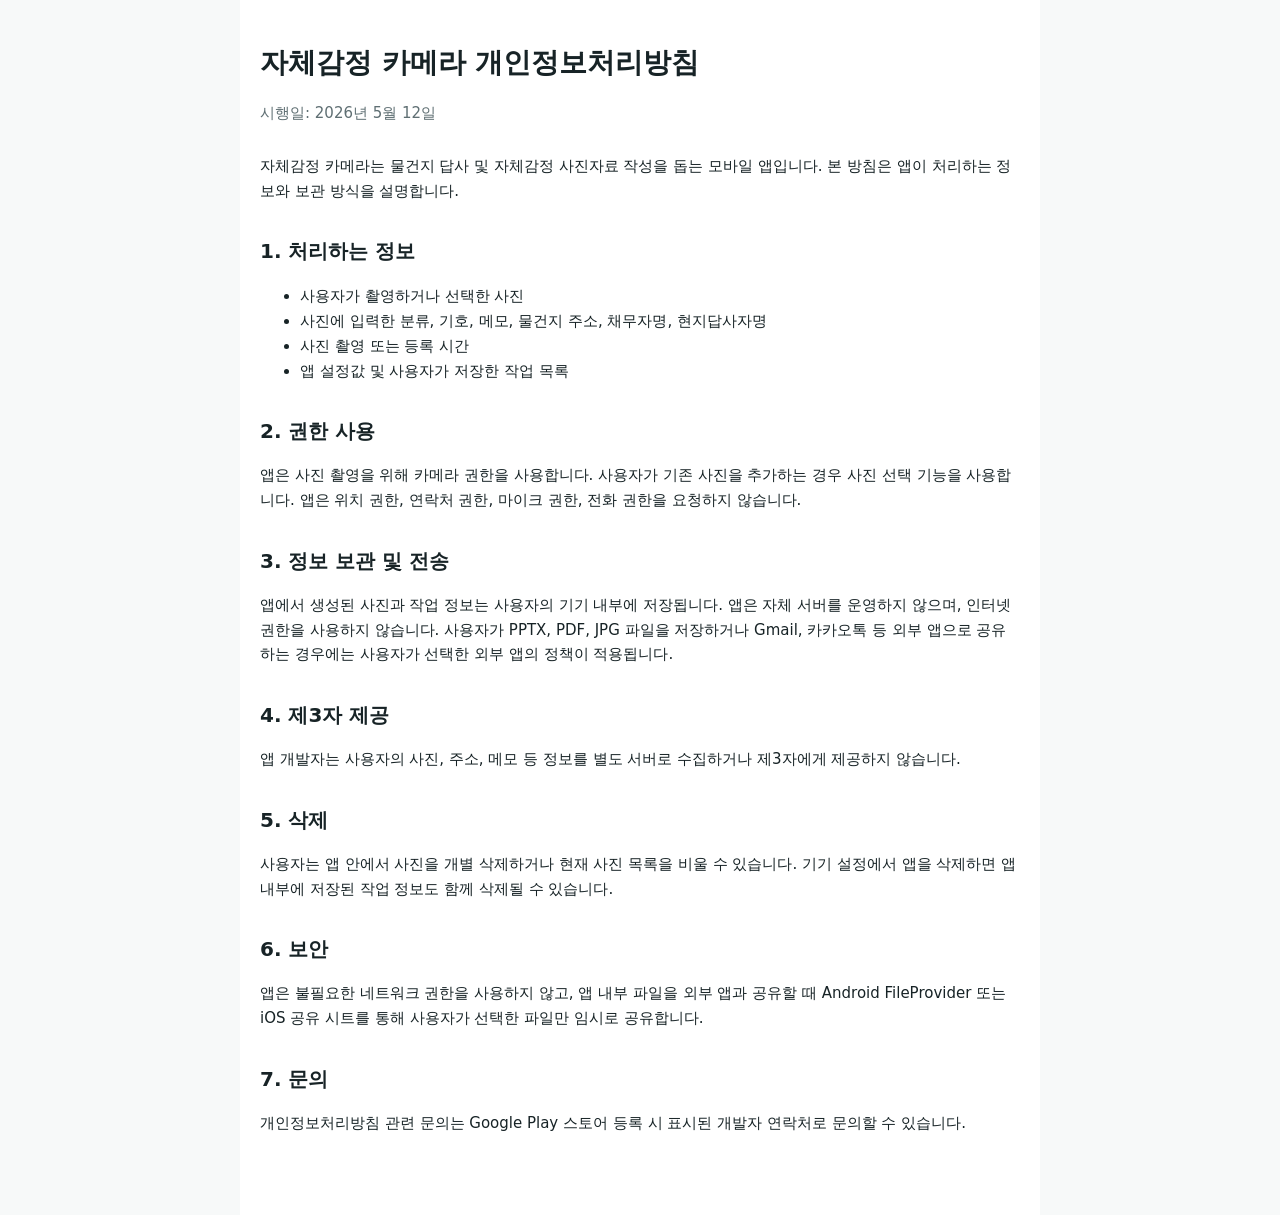
<file: privacy-policy.html>
<!doctype html>
<html lang="ko">
<head>
  <meta charset="utf-8">
  <meta name="viewport" content="width=device-width, initial-scale=1">
  <title>자체감정 카메라 개인정보처리방침</title>
  <style>
    body { font-family: system-ui, -apple-system, BlinkMacSystemFont, "Segoe UI", sans-serif; line-height: 1.65; margin: 0; color: #172326; background: #f7f9f9; }
    main { max-width: 760px; margin: 0 auto; padding: 40px 20px 64px; background: #fff; min-height: 100vh; }
    h1 { font-size: 28px; margin: 0 0 8px; }
    h2 { font-size: 20px; margin: 32px 0 8px; }
    p, li { font-size: 15px; }
    .date { color: #5f6f73; margin-bottom: 28px; }
  </style>
</head>
<body>
<main>
  <h1>자체감정 카메라 개인정보처리방침</h1>
  <p class="date">시행일: 2026년 5월 12일</p>

  <p>자체감정 카메라는 물건지 답사 및 자체감정 사진자료 작성을 돕는 모바일 앱입니다. 본 방침은 앱이 처리하는 정보와 보관 방식을 설명합니다.</p>

  <h2>1. 처리하는 정보</h2>
  <ul>
    <li>사용자가 촬영하거나 선택한 사진</li>
    <li>사진에 입력한 분류, 기호, 메모, 물건지 주소, 채무자명, 현지답사자명</li>
    <li>사진 촬영 또는 등록 시간</li>
    <li>앱 설정값 및 사용자가 저장한 작업 목록</li>
  </ul>

  <h2>2. 권한 사용</h2>
  <p>앱은 사진 촬영을 위해 카메라 권한을 사용합니다. 사용자가 기존 사진을 추가하는 경우 사진 선택 기능을 사용합니다. 앱은 위치 권한, 연락처 권한, 마이크 권한, 전화 권한을 요청하지 않습니다.</p>

  <h2>3. 정보 보관 및 전송</h2>
  <p>앱에서 생성된 사진과 작업 정보는 사용자의 기기 내부에 저장됩니다. 앱은 자체 서버를 운영하지 않으며, 인터넷 권한을 사용하지 않습니다. 사용자가 PPTX, PDF, JPG 파일을 저장하거나 Gmail, 카카오톡 등 외부 앱으로 공유하는 경우에는 사용자가 선택한 외부 앱의 정책이 적용됩니다.</p>

  <h2>4. 제3자 제공</h2>
  <p>앱 개발자는 사용자의 사진, 주소, 메모 등 정보를 별도 서버로 수집하거나 제3자에게 제공하지 않습니다.</p>

  <h2>5. 삭제</h2>
  <p>사용자는 앱 안에서 사진을 개별 삭제하거나 현재 사진 목록을 비울 수 있습니다. 기기 설정에서 앱을 삭제하면 앱 내부에 저장된 작업 정보도 함께 삭제될 수 있습니다.</p>

  <h2>6. 보안</h2>
  <p>앱은 불필요한 네트워크 권한을 사용하지 않고, 앱 내부 파일을 외부 앱과 공유할 때 Android FileProvider 또는 iOS 공유 시트를 통해 사용자가 선택한 파일만 임시로 공유합니다.</p>

  <h2>7. 문의</h2>
  <p>개인정보처리방침 관련 문의는 Google Play 스토어 등록 시 표시된 개발자 연락처로 문의할 수 있습니다.</p>
</main>
</body>
</html>
</file>
<file: styles.css>
:root {
  color-scheme: light;
  --bg: #f6f7f9;
  --panel: #ffffff;
  --ink: #15171a;
  --muted: #68707d;
  --line: #d9dee7;
  --accent: #166c7d;
  --accent-strong: #0d5361;
  --warn: #a3451d;
  --soft: #edf5f7;
  --shadow: 0 16px 40px rgba(18, 26, 34, 0.1);
}

* {
  box-sizing: border-box;
}

body {
  margin: 0;
  min-height: 100vh;
  background: var(--bg);
  color: var(--ink);
  font-family:
    "Malgun Gothic",
    "Apple SD Gothic Neo",
    system-ui,
    sans-serif;
}

button,
input,
select {
  font: inherit;
}

.app-shell {
  display: grid;
  grid-template-columns: minmax(340px, 460px) minmax(0, 1fr);
  gap: 18px;
  min-height: 100vh;
  padding: 18px;
}

.camera-pane,
.output-pane {
  background: var(--panel);
  border: 1px solid var(--line);
  border-radius: 8px;
  box-shadow: var(--shadow);
}

.camera-pane {
  align-self: start;
  overflow: hidden;
}

.topbar,
.section-head {
  display: flex;
  align-items: center;
  justify-content: space-between;
  gap: 16px;
  padding: 16px;
  border-bottom: 1px solid var(--line);
}

h1,
h2,
p {
  margin: 0;
}

h1 {
  font-size: 22px;
  line-height: 1.25;
}

h2 {
  font-size: 20px;
  line-height: 1.3;
}

.topbar p,
.section-head p {
  margin-top: 4px;
  color: var(--muted);
  font-size: 13px;
}

.icon-button,
.ghost-button,
.primary-button,
.secondary-button {
  border: 0;
  border-radius: 8px;
  cursor: pointer;
  min-height: 42px;
}

.icon-button {
  display: grid;
  place-items: center;
  width: 42px;
  background: var(--soft);
  color: var(--accent-strong);
  font-size: 22px;
}

.camera-frame {
  position: relative;
  width: 100%;
  aspect-ratio: 3 / 4;
  background: #101418;
  overflow: hidden;
}

.camera-frame video {
  width: 100%;
  height: 100%;
  object-fit: cover;
}

.camera-empty {
  position: absolute;
  inset: 0;
  display: grid;
  place-content: center;
  gap: 8px;
  padding: 28px;
  color: #f6f7f9;
  text-align: center;
  background: linear-gradient(135deg, rgba(10, 14, 18, 0.8), rgba(22, 108, 125, 0.45));
}

.camera-empty strong {
  font-size: 18px;
}

.camera-empty span {
  color: rgba(255, 255, 255, 0.8);
  font-size: 13px;
  line-height: 1.55;
}

.camera-empty.is-hidden {
  display: none;
}

.capture-panel {
  display: grid;
  gap: 14px;
  padding: 16px;
}

.category-tabs {
  display: grid;
  grid-template-columns: repeat(3, 1fr);
  gap: 8px;
  margin: 0;
  padding: 0;
  border: 0;
}

.category-tabs legend,
.sr-only {
  position: absolute;
  width: 1px;
  height: 1px;
  padding: 0;
  margin: -1px;
  overflow: hidden;
  clip: rect(0, 0, 0, 0);
  white-space: nowrap;
  border: 0;
}

.category-tabs input {
  position: absolute;
  opacity: 0;
}

.category-tabs span {
  display: grid;
  place-items: center;
  min-height: 44px;
  border: 1px solid var(--line);
  border-radius: 8px;
  color: var(--muted);
  background: #fff;
  font-weight: 700;
}

.category-tabs input:checked + span {
  border-color: var(--accent);
  color: var(--accent-strong);
  background: var(--soft);
}

.symbol-row {
  display: grid;
  grid-template-columns: 1fr 118px;
  gap: 10px;
}

.field {
  display: grid;
  gap: 6px;
}

.field span {
  color: var(--muted);
  font-size: 12px;
  font-weight: 700;
}

.field select,
.field input {
  width: 100%;
  min-height: 44px;
  border: 1px solid var(--line);
  border-radius: 8px;
  padding: 0 12px;
  background: #fff;
  color: var(--ink);
}

.building-subfield.is-hidden {
  display: none;
}

.memo-field input {
  padding: 0 12px;
}

.button-row {
  display: grid;
  grid-template-columns: 1fr 1fr;
  gap: 10px;
}

.primary-button,
.secondary-button {
  display: grid;
  place-items: center;
  padding: 0 14px;
  font-weight: 800;
}

.primary-button {
  background: var(--accent);
  color: #fff;
}

.secondary-button {
  border: 1px solid var(--line);
  background: #fff;
  color: var(--ink);
}

.ghost-button {
  padding: 0 14px;
  border: 1px solid var(--line);
  background: #fff;
  color: var(--warn);
  font-weight: 700;
}

.photo-list {
  display: grid;
  gap: 18px;
  padding: 16px;
}

.empty-state {
  display: grid;
  place-items: center;
  min-height: 220px;
  border: 1px dashed var(--line);
  border-radius: 8px;
  color: var(--muted);
  text-align: center;
}

.group {
  display: grid;
  gap: 10px;
}

.group-title {
  display: flex;
  align-items: baseline;
  justify-content: space-between;
  gap: 14px;
  padding-bottom: 8px;
  border-bottom: 2px solid var(--ink);
}

.group-title h3 {
  margin: 0;
  font-size: 18px;
}

.group-title span {
  color: var(--muted);
  font-size: 13px;
}

.photo-grid {
  display: grid;
  grid-template-columns: repeat(auto-fill, minmax(220px, 1fr));
  gap: 12px;
}

.photo-card {
  display: grid;
  grid-template-rows: auto 1fr auto;
  overflow: hidden;
  border: 1px solid var(--line);
  border-radius: 8px;
  background: #fff;
}

.photo-card img {
  width: 100%;
  aspect-ratio: 4 / 3;
  object-fit: cover;
  background: #eef1f5;
}

.photo-meta {
  display: grid;
  gap: 4px;
  padding: 10px;
}

.photo-meta strong {
  font-size: 16px;
}

.photo-meta span {
  color: var(--muted);
  font-size: 13px;
  line-height: 1.4;
}

.card-actions {
  display: flex;
  justify-content: flex-end;
  padding: 0 10px 10px;
}

.delete-button {
  min-height: 34px;
  padding: 0 10px;
  border: 1px solid var(--line);
  border-radius: 8px;
  background: #fff;
  color: var(--warn);
  cursor: pointer;
}

@media (max-width: 860px) {
  .app-shell {
    grid-template-columns: 1fr;
    padding: 10px;
  }

  .camera-frame {
    aspect-ratio: 16 / 11;
  }
}

@media (max-width: 520px) {
  .topbar,
  .section-head {
    padding: 14px;
  }

  .capture-panel,
  .photo-list {
    padding: 14px;
  }

  .symbol-row {
    grid-template-columns: 1fr;
  }

  .button-row {
    grid-template-columns: 1fr;
  }

  .photo-grid {
    grid-template-columns: 1fr;
  }
}

@media print {
  body {
    background: #fff;
  }

  .camera-pane,
  .topbar,
  .section-head button,
  .card-actions {
    display: none !important;
  }

  .app-shell {
    display: block;
    min-height: 0;
    padding: 0;
  }

  .output-pane {
    border: 0;
    box-shadow: none;
  }

  .section-head {
    display: block;
    padding: 0 0 12px;
    border-bottom: 2px solid #000;
  }

  .section-head h2 {
    font-size: 20pt;
  }

  .photo-list {
    padding: 12px 0 0;
  }

  .group {
    break-inside: avoid;
    page-break-inside: avoid;
  }

  .group-title {
    border-bottom: 1px solid #000;
  }

  .photo-grid {
    grid-template-columns: repeat(2, 1fr);
    gap: 10mm;
  }

  .photo-card {
    break-inside: avoid;
    page-break-inside: avoid;
    border-color: #000;
  }

  .photo-meta strong {
    font-size: 12pt;
  }
}
</file>
